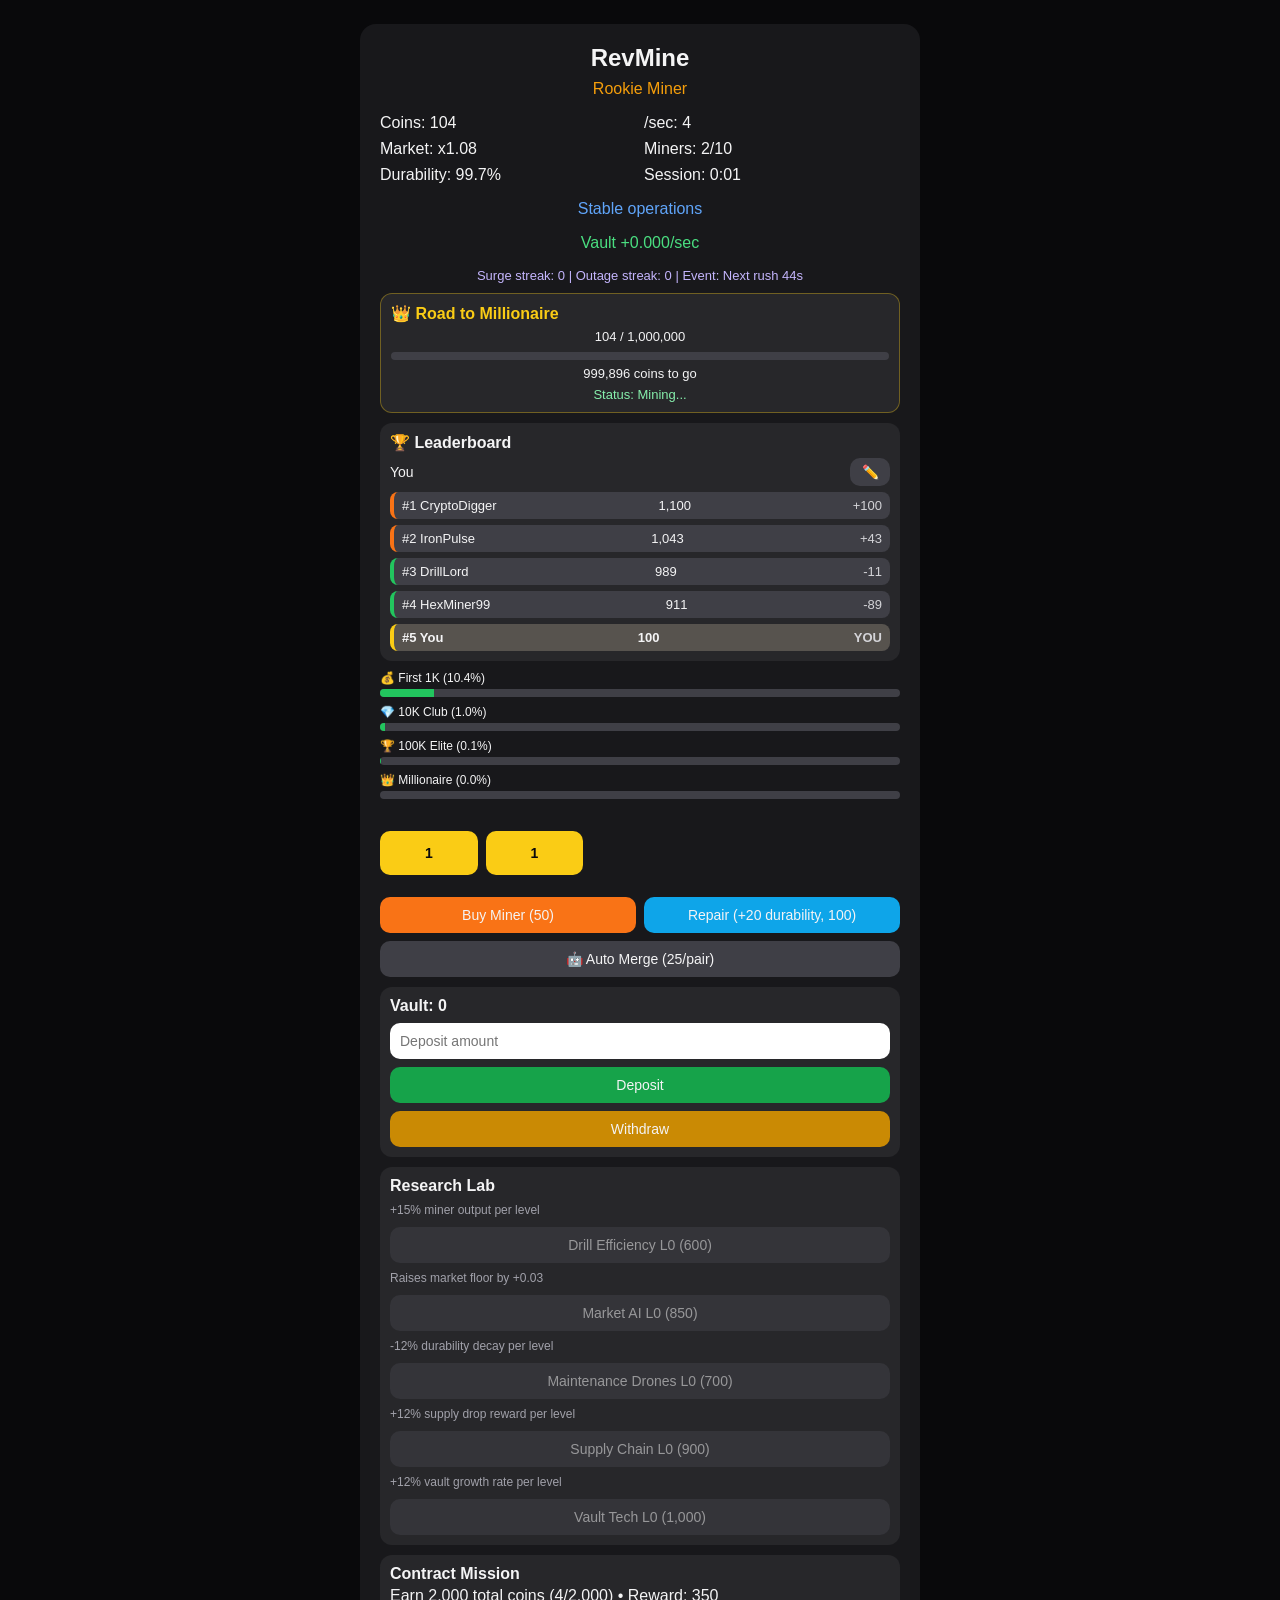
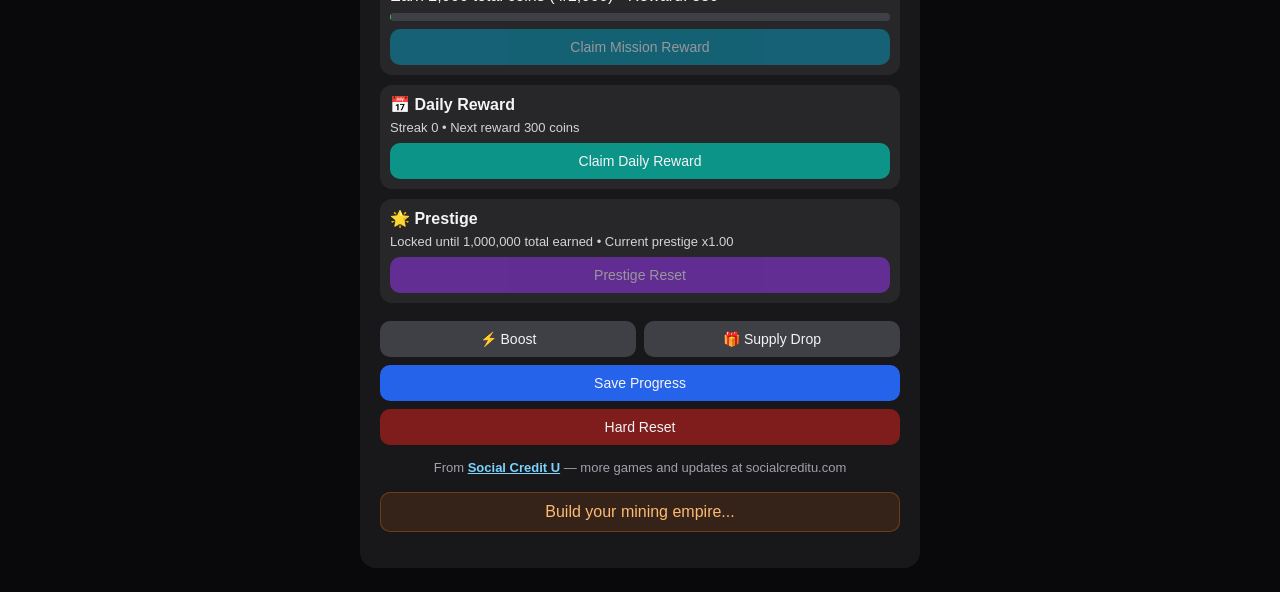
<file: index.html>
<!DOCTYPE html>
<html lang="en">
  <head>
    <meta charset="UTF-8" />
    <meta name="viewport" content="width=device-width, initial-scale=1.0" />
    <title>RevMine</title>
    <link rel="stylesheet" href="./styles.css?v=12" />
  </head>
  <body>
    <main class="app">
      <section class="panel">
        <h1>RevMine</h1>
        <p id="tier" class="tier">Rookie Miner</p>

        <div class="stats">
          <div>Coins: <span id="coins">100</span></div>
          <div>/sec: <span id="income">0</span> <span id="boostMark"></span></div>
          <div>Market: x<span id="market">1.00</span></div>
          <div>Miners: <span id="minerCount">2</span>/10</div>
          <div>Durability: <span id="durability">100</span>%</div>
          <div>Session: <span id="sessionTime">0:00</span></div>
        </div>

        <p class="event" id="event">Stable operations</p>
        <p class="vault-per-sec">Vault +<span id="vaultPerSec">0.000</span>/sec</p>
        <p class="meta" id="metaLine">No active objectives</p>
        <section class="millionaire-goal">
          <h2>👑 Road to Millionaire</h2>
          <div id="goalText">0 / 1,000,000</div>
          <div class="progress-bar mission-progress">
            <div id="goalProgress" class="progress-fill"></div>
          </div>
          <div id="goalRemaining">1,000,000 coins to go</div>
          <div id="goalStatus" class="goal-status">Status: Mining...</div>
        </section>
        <section class="leaderboard-box">
          <h2>🏆 Leaderboard</h2>
          <div class="name-display-row">
            <span id="playerNameDisplay">You</span>
            <button id="editNameBtn" class="icon-btn" aria-label="Edit leaderboard name">✏️</button>
          </div>
          <div id="nameEditor" class="name-row hidden">
            <input id="playerNameInput" type="text" maxlength="18" placeholder="Enter your leaderboard name" />
            <button id="saveNameBtn">Set Name</button>
          </div>
          <div id="leaderboardList"></div>
        </section>

        <section class="progress-wrap" id="progressWrap"></section>
        <section class="badges" id="badges"></section>

        <section class="miners-grid" id="minersGrid"></section>

        <div class="button-row">
          <button id="buyMiner">Buy Miner (50)</button>
          <button id="repair">Repair (+20 durability, 100)</button>
        </div>
        <button id="autoMergeBtn">Auto Merge</button>

        <section class="vault-box">
          <h2>Vault: <span id="vault">0</span></h2>
          <input id="depositInput" type="number" min="0" placeholder="Deposit amount" />
          <button id="depositBtn">Deposit</button>
          <button id="withdrawBtn">Withdraw</button>
        </section>

        <section class="upgrades-box">
          <h2>Research Lab</h2>
          <div id="upgradesList"></div>
        </section>

        <section class="mission-box">
          <h2>Contract Mission</h2>
          <div id="missionText">No mission active</div>
          <div class="progress-bar mission-progress">
            <div id="missionProgress" class="progress-fill"></div>
          </div>
          <button id="claimMissionBtn">Claim Mission Reward</button>
        </section>

        <section class="daily-box">
          <h2>📅 Daily Reward</h2>
          <div id="dailyText">Come back daily for streak rewards.</div>
          <button id="dailyClaimBtn">Claim Daily Reward</button>
        </section>

        <section class="prestige-box">
          <h2>🌟 Prestige</h2>
          <div id="prestigeText">Reach 1,000,000 to unlock prestige.</div>
          <button id="prestigeBtn">Prestige Reset</button>
        </section>

        <div class="button-row">
          <button id="boostBtn">Boost</button>
          <button id="supplyBtn">Supply Drop</button>
        </div>
        <button id="saveBtn">Save Progress</button>
        <button id="resetBtn">Hard Reset</button>

        <p class="site-promo">
          From
          <a href="https://socialcreditu.com/" target="_blank" rel="noopener noreferrer">Social Credit U</a>
          — more games and updates at socialcreditu.com
        </p>

        <p id="message" class="message">Build your mining empire...</p>
        <div id="winBanner" class="win-banner hidden">
          👑 Millionaire Achieved! Welcome, Crypto King.
        </div>
        <div id="floatLayer" class="float-layer"></div>
      </section>
    </main>

    <script src="./app.js?v=12"></script>
  </body>
</html>
</file>
<file: styles.css>
* {
  box-sizing: border-box;
}

body {
  margin: 0;
  font-family: Arial, Helvetica, sans-serif;
  background: #09090b;
  color: #f4f4f5;
}

.app {
  min-height: 100vh;
  display: flex;
  align-items: center;
  justify-content: center;
  padding: 24px;
}

.panel {
  width: 100%;
  max-width: 560px;
  background: #18181b;
  border-radius: 16px;
  padding: 20px;
}

h1 {
  margin: 0;
  text-align: center;
}

.tier {
  text-align: center;
  color: #f59e0b;
  margin: 8px 0 16px;
}

.stats {
  display: grid;
  grid-template-columns: 1fr 1fr;
  gap: 8px;
  margin-bottom: 10px;
}

.event,
.vault-per-sec {
  text-align: center;
}

.event {
  color: #60a5fa;
}

.vault-per-sec {
  color: #4ade80;
}

.meta {
  text-align: center;
  margin: 6px 0 10px;
  color: #c4b5fd;
  font-size: 13px;
}

.progress-item {
  margin-bottom: 8px;
}

.progress-label {
  font-size: 12px;
  margin-bottom: 4px;
}

.progress-bar {
  width: 100%;
  background: #3f3f46;
  border-radius: 999px;
  height: 8px;
  overflow: hidden;
}

.progress-fill {
  height: 100%;
  background: #22c55e;
}

.badges {
  display: flex;
  flex-wrap: wrap;
  gap: 6px;
  justify-content: center;
  margin: 12px 0;
}

.badge {
  font-size: 12px;
  background: #3f3f46;
  padding: 4px 8px;
  border-radius: 8px;
}

.miners-grid {
  display: grid;
  grid-template-columns: repeat(5, 1fr);
  gap: 8px;
  margin: 10px 0 14px;
}

.miner {
  border: 0;
  border-radius: 10px;
  height: 44px;
  font-weight: 700;
  cursor: pointer;
  color: #09090b;
}

.selected {
  outline: 3px solid #fafafa;
}

.lvl1 {
  background: #facc15;
}
.lvl2 {
  background: #60a5fa;
}
.lvl3 {
  background: #a855f7;
}
.lvl4 {
  background: #ef4444;
}
.lvl5 {
  background: #22c55e;
}

.button-row {
  display: grid;
  grid-template-columns: 1fr 1fr;
  gap: 8px;
}

button,
input {
  width: 100%;
  border: 0;
  border-radius: 10px;
  padding: 10px;
  margin-top: 8px;
  font-size: 14px;
}

button {
  cursor: pointer;
  background: #3f3f46;
  color: #f4f4f5;
  position: relative;
  overflow: hidden;
  transition: transform 120ms ease, filter 120ms ease, box-shadow 120ms ease;
}

button:hover:not(:disabled) {
  filter: brightness(1.08);
}

button:active:not(:disabled) {
  transform: translateY(1px) scale(0.99);
}

button.btn-feedback {
  box-shadow: 0 0 0 2px rgba(250, 204, 21, 0.45), 0 0 16px rgba(250, 204, 21, 0.25);
}

.btn-ripple {
  position: absolute;
  border-radius: 999px;
  transform: translate(-50%, -50%);
  pointer-events: none;
  background: rgba(255, 255, 255, 0.45);
  animation: ripple-pop 400ms ease-out forwards;
}

@keyframes ripple-pop {
  from {
    width: 0;
    height: 0;
    opacity: 0.75;
  }
  to {
    width: 180px;
    height: 180px;
    opacity: 0;
  }
}

button:disabled {
  opacity: 0.55;
  cursor: not-allowed;
}

#buyMiner {
  background: #f97316;
}

#repair {
  background: #0ea5e9;
}

#depositBtn {
  background: #16a34a;
}

#withdrawBtn {
  background: #ca8a04;
}

.vault-box {
  background: #27272a;
  border-radius: 12px;
  padding: 10px;
  margin: 10px 0;
}

.vault-box h2 {
  margin: 0;
  font-size: 16px;
}

.upgrades-box,
.mission-box {
  background: #27272a;
  border-radius: 12px;
  padding: 10px;
  margin: 10px 0;
}

.daily-box,
.prestige-box {
  background: #27272a;
  border-radius: 12px;
  padding: 10px;
  margin: 10px 0;
}

.site-promo {
  margin: 14px 0 0;
  text-align: center;
  font-size: 13px;
  color: #a1a1aa;
  line-height: 1.45;
}

.site-promo a {
  color: #7dd3fc;
  font-weight: 600;
}

.daily-box h2,
.prestige-box h2 {
  margin: 0 0 6px;
  font-size: 16px;
}

#dailyText,
#prestigeText {
  font-size: 13px;
  color: #d4d4d8;
}

#dailyClaimBtn {
  background: #0d9488;
}

#prestigeBtn {
  background: #9333ea;
}

.leaderboard-box {
  background: #27272a;
  border-radius: 12px;
  padding: 10px;
  margin: 10px 0;
}

.leaderboard-box h2 {
  margin: 0 0 6px;
  font-size: 16px;
}

.name-display-row {
  display: flex;
  justify-content: space-between;
  align-items: center;
  margin-bottom: 6px;
  font-size: 14px;
}

.name-row {
  display: grid;
  grid-template-columns: 1fr auto;
  gap: 8px;
  margin-bottom: 6px;
}

.icon-btn {
  width: auto;
  min-width: 40px;
  padding: 6px 8px;
  margin-top: 0;
}

#saveNameBtn {
  width: auto;
  min-width: 92px;
  background: #2563eb;
}

.leaderboard-row {
  display: flex;
  justify-content: space-between;
  align-items: center;
  padding: 6px 8px;
  border-radius: 8px;
  margin-top: 6px;
  background: #3f3f46;
  font-size: 13px;
}

.leaderboard-row.ahead {
  border-left: 4px solid #f97316;
}

.leaderboard-row.behind {
  border-left: 4px solid #22c55e;
}

.leaderboard-gap {
  color: #d4d4d8;
}

.leaderboard-row.player {
  border-left: 4px solid #facc15;
  background: #57534e;
  font-weight: 700;
}

.millionaire-goal {
  background: #27272a;
  border: 1px solid rgba(250, 204, 21, 0.35);
  border-radius: 12px;
  padding: 10px;
  margin: 10px 0;
}

.millionaire-goal h2 {
  margin: 0 0 4px;
  font-size: 16px;
  color: #facc15;
}

#goalText,
#goalRemaining,
.goal-status {
  font-size: 13px;
  text-align: center;
  margin-top: 6px;
}

.goal-status {
  color: #86efac;
}

.win-banner {
  margin-top: 12px;
  text-align: center;
  background: linear-gradient(90deg, #854d0e, #ca8a04);
  color: #fff7ed;
  border-radius: 10px;
  padding: 10px;
  font-weight: 700;
}

.hidden {
  display: none;
}

.upgrades-box h2,
.mission-box h2 {
  margin: 0 0 4px;
  font-size: 16px;
}

.upgrade-item {
  margin-top: 8px;
}

.upgrade-desc {
  font-size: 12px;
  color: #a1a1aa;
  margin-bottom: 2px;
}

.mission-progress {
  margin-top: 8px;
}

#claimMissionBtn {
  background: #0891b2;
}

#saveBtn {
  background: #2563eb;
}

#resetBtn {
  background: #7f1d1d;
}

.message {
  text-align: center;
  margin-top: 14px;
  background: rgba(249, 115, 22, 0.13);
  color: #fdba74;
  border: 1px solid rgba(249, 115, 22, 0.3);
  border-radius: 10px;
  padding: 10px;
}

.float-layer {
  position: fixed;
  inset: 0;
  pointer-events: none;
  overflow: hidden;
}

.float-text {
  position: absolute;
  color: #facc15;
  font-weight: 700;
  font-size: 14px;
  text-shadow: 0 0 10px rgba(250, 204, 21, 0.5);
  animation: float-up 900ms ease-out forwards;
}

@keyframes float-up {
  from {
    transform: translateY(0);
    opacity: 1;
  }
  to {
    transform: translateY(-34px);
    opacity: 0;
  }
}
</file>
